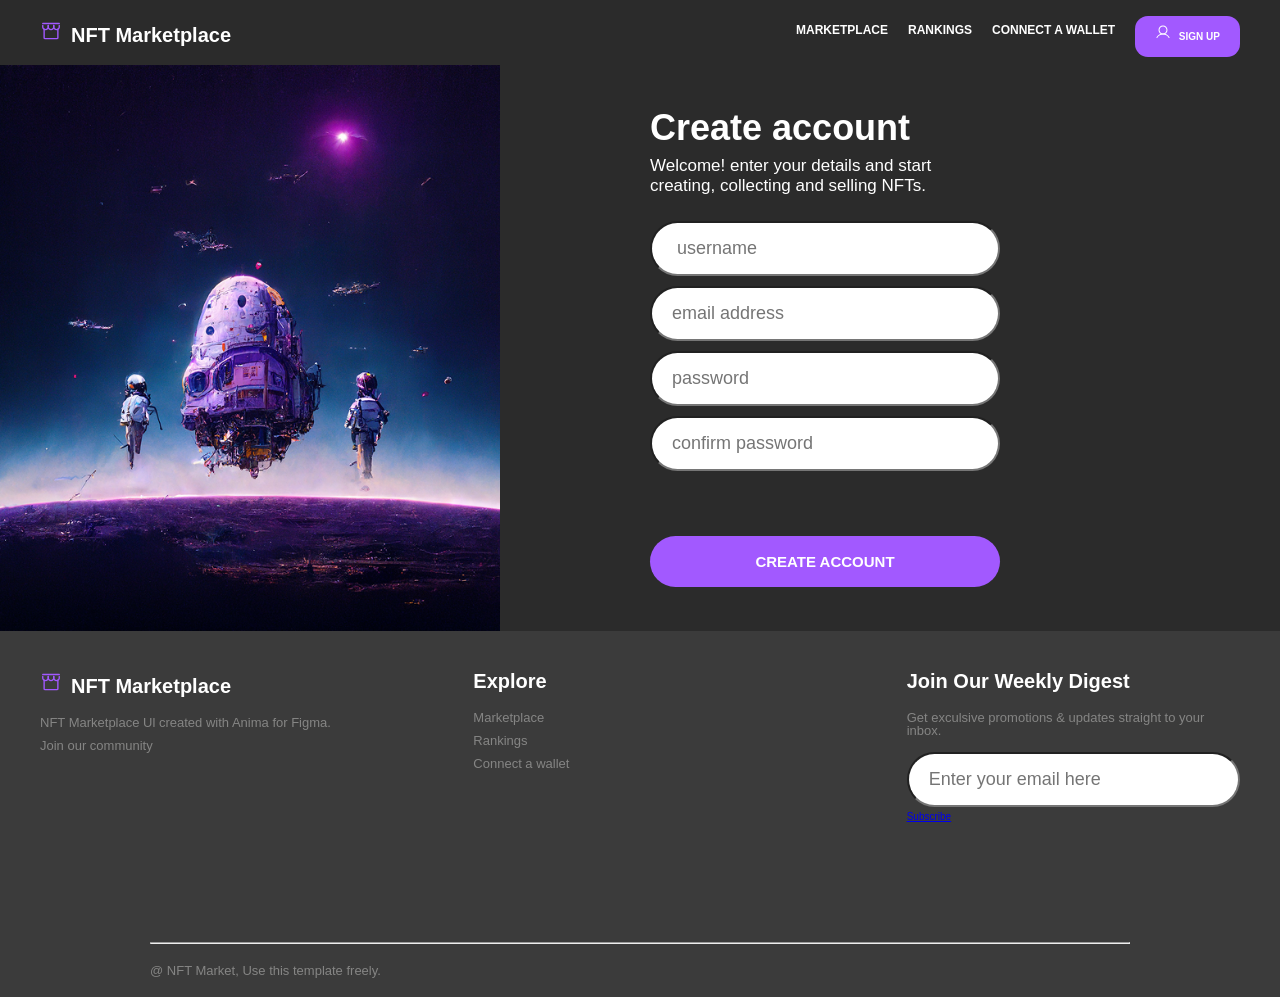
<file: blog1.html>
<!doctype html>
<html lang="en">
  <head>
    <meta charset="UTF-8" />
    <meta name="viewport" content="width=device-width, initial-scale=1.0" />
    <title>My Blog</title>
  </head>
  <link rel="stylesheet" href="style1.css" />
  <body>
    <header class="header">
      <h1>
        <img src="asset/Storefront.svg" alt="" class="icons" />NFT Marketplace
      </h1>

      <nav class="main-nav">
        <ul class="main-nav-list">
          <li><a class="main-nav-link" href="blog4.html">Marketplace</a></li>
          <li><a class="main-nav-link" href="blog3.html">Rankings</a></li>
          <li>
            <a class="main-nav-link" href="blog2.html">Connect a wallet</a>
          </li>
          <li>
            <a class="main-nav-links" href="blog1.html"
              ><img src="asset/User.svg" alt="" class="icon" /> Sign Up</a
            >
          </li>
        </ul>

        <div class="menu">
          <svg
            viewBox="0 0 24 24"
            fill="#fff"
            xmlns="http://www.w3.org/2000/svg"
          >
            <g id="SVGRepo_bgCarrier" stroke-width="0"></g>
            <g
              id="SVGRepo_tracerCarrier"
              stroke-linecap="round"
              stroke-linejoin="round"
            ></g>
            <g id="SVGRepo_iconCarrier">
              <path
                d="M4 6H20M4 12H20M4 18H20"
                stroke="#fff"
                stroke-width="2"
                stroke-linecap="round"
                stroke-linejoin="round"
              ></path>
            </g>
          </svg>
        </div>
      </nav>
    </header>

    <section class="about">
      <figure>
        <img src="asset/12.png" alt="About Us" class="about-img" />
      </figure>
      <div class="container">
        <h2>Create account</h2>
        <p>
          Welcome! enter your details and start creating, collecting and selling
          NFTs.
        </p>

        <form class="cta-form" action="#">
          <div class="cta-action">
            <input id="name" type="name" placeholder=" username" required="" />

            <input
              id="email"
              type="email"
              placeholder="email address"
              required=""
            />

            <input
              id="password"
              type="password"
              placeholder="password"
              required=""
            />

            <input
              id="password"
              type="password"
              placeholder="confirm password"
              required=""
            />
          </div>
        </form>
        <a href="#" class="cta-buttons">Create account</a>
      </div>
    </section>

    <footer>
      <div class="footer-content">
        <div class="footer-text">
          <h1>
            <img src="asset/Storefront.svg" alt="" class="icons" />NFT
            Marketplace
          </h1>
          <p>NFT Marketplace Ul created with Anima for Figma.</p>
          <p>Join our community</p>
        </div>

        <div class="footer-text">
          <h1>Explore</h1>
          <p>Marketplace</p>
          <p>Rankings</p>
          <p>Connect a wallet</p>
        </div>

        <div class="footer-text">
          <h1>Join Our Weekly Digest</h1>
          <p>Get exculsive promotions & updates straight to your inbox.</p>
          <form class="cta-form" action="#">
            <div class="cta-action">
              <input
                id="email"
                type="email"
                placeholder="Enter your email here"
                required=""
              />
              <a href="#" class="cta-button">Subscribe</a>
            </div>
          </form>
        </div>
      </div>

      <div class="footer-ends">
        <hr />
        <p>@ NFT Market, Use this template freely.</p>
      </div>
    </footer>
    <script src="js/script.js"></script>
  </body>
</html>
</file>
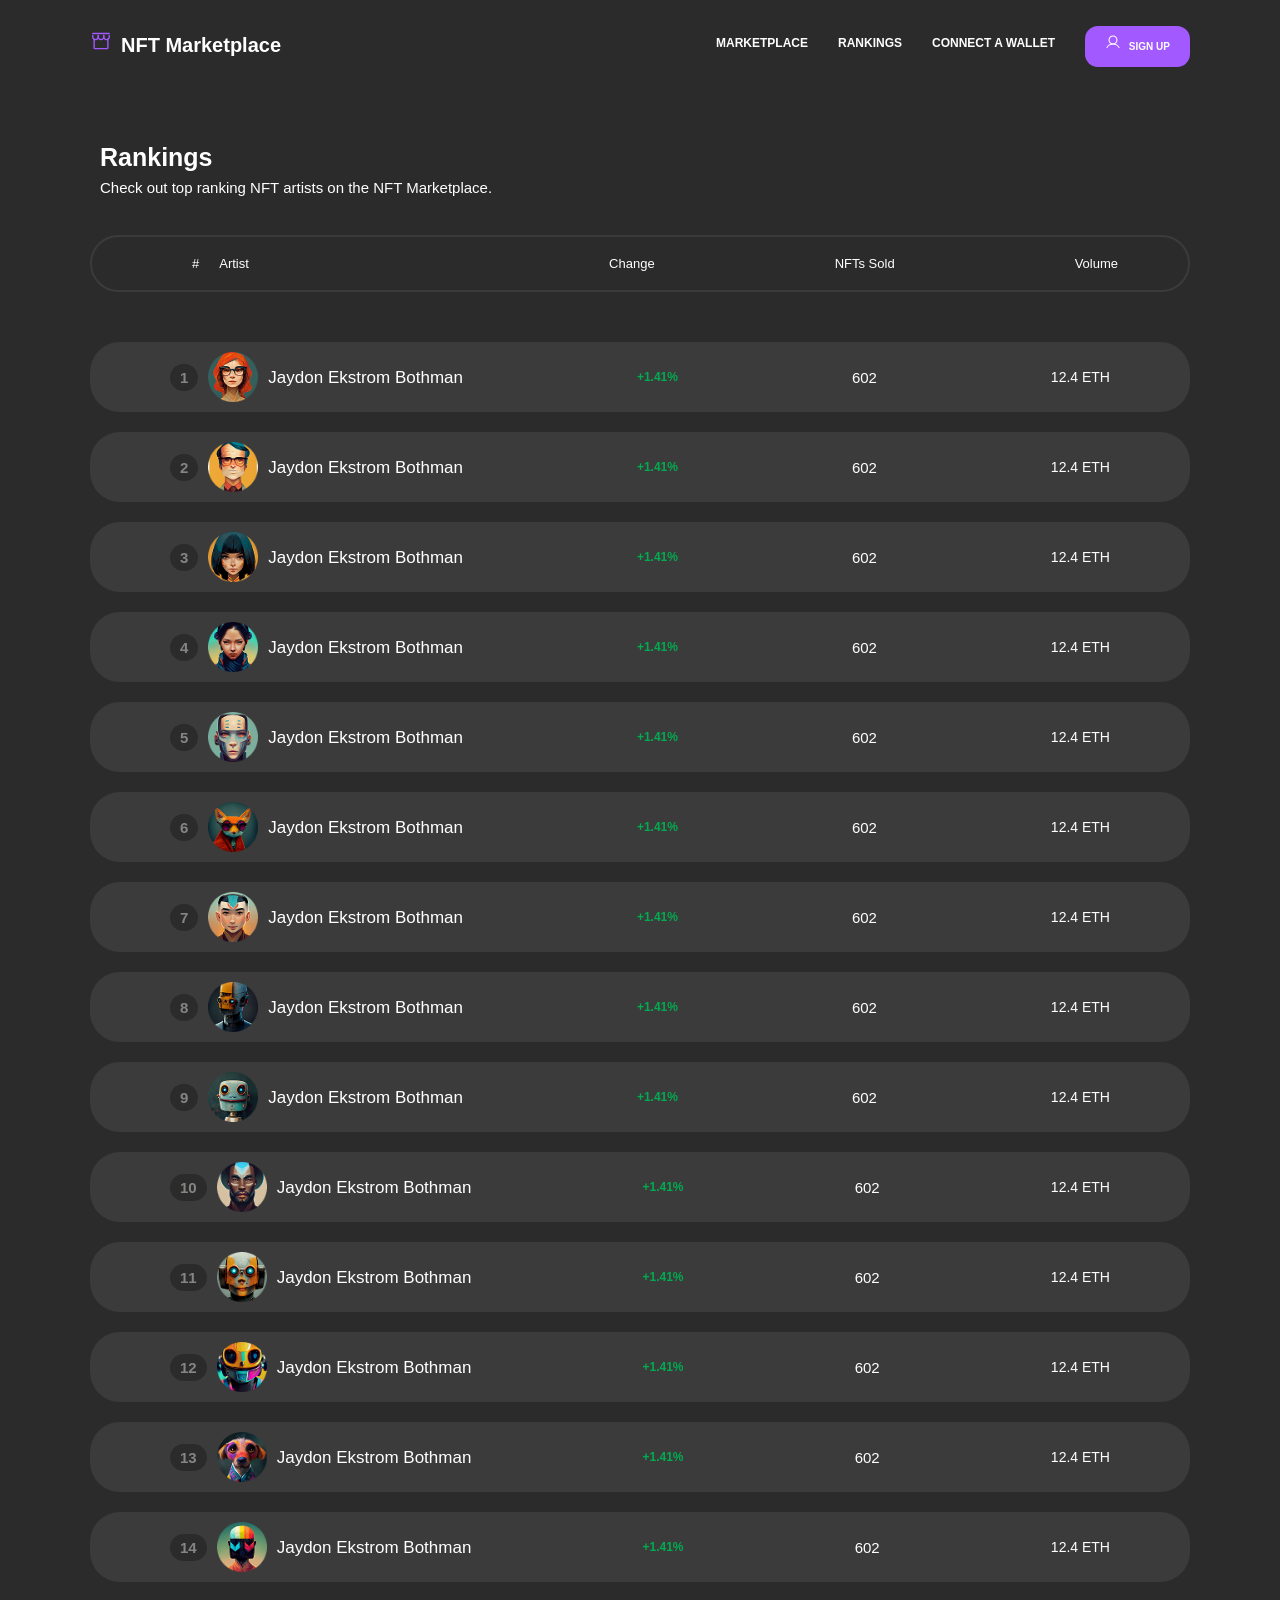
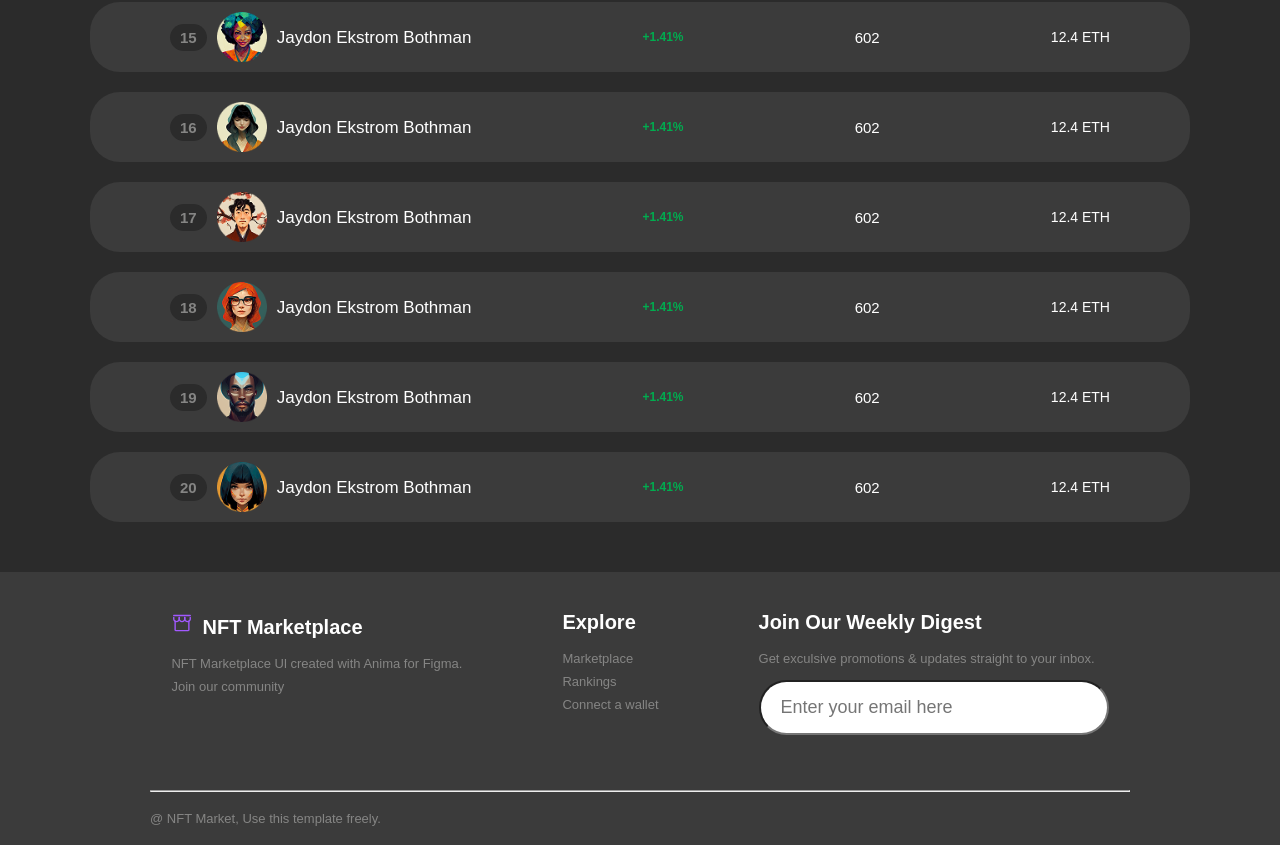
<file: blog3.html>
<!doctype html>
<html lang="en">
  <head>
    <meta charset="UTF-8" />
    <meta name="viewport" content="width=device-width, initial-scale=1.0" />
    <title>Blog 3</title>
  </head>
  <link rel="stylesheet" href="style3.css" />
  <link rel="preconnect" href="https://fonts.googleapis.com" />
  <link rel="preconnect" href="https://fonts.gstatic.com" crossorigin />
  <link
    href="https://fonts.googleapis.com/css2?family=GFS+Didot&family=Inter:ital,opsz,wght@0,14..32,100..900;1,14..32,100..900&family=Raleway:ital,wght@0,100..900;1,100..900&family=Space+Mono:ital,wght@0,400;0,700;1,400;1,700&display=swap"
    rel="stylesheet"
  />
  <body>
    <header class="header">
      <h1 class="head">
        <img src="asset/Storefront.svg" alt="" class="icons" />NFT Marketplace
      </h1>
      <nav id="hambuger" class="main-nav">
        <ul class="main-nav-list">
          <li><a class="main-nav-link" href="blog4.html">Marketplace</a></li>
          <li><a class="main-nav-link" href="blog3.html">Rankings</a></li>
          <li>
            <a class="main-nav-link" href="blog2.html">Connect a wallet</a>
          </li>
          <li>
            <a class="main-nav-links" href="blog1.html"
              ><img src="asset/User.svg" alt="" class="icon" /> Sign Up</a
            >
          </li>
        </ul>

        <div class="menu">
          <svg
            viewBox="0 0 24 24"
            fill="#fff"
            xmlns="http://www.w3.org/2000/svg"
          >
            <g id="SVGRepo_bgCarrier" stroke-width="0"></g>
            <g
              id="SVGRepo_tracerCarrier"
              stroke-linecap="round"
              stroke-linejoin="round"
            ></g>
            <g id="SVGRepo_iconCarrier">
              <path
                d="M4 6H20M4 12H20M4 18H20"
                stroke="#fff"
                stroke-width="2"
                stroke-linecap="round"
                stroke-linejoin="round"
              ></path>
            </g>
          </svg>
        </div>
      </nav>
    </header>

    <section class="ranking-container">
      <h1 class="ranking-title">Rankings</h1>
      <p class="ranking-description">
        Check out top ranking NFT artists on the NFT Marketplace.
      </p>

      <div class="ranking-header">
        <div class="ranking-header-content">
          <p>#</p>
          <p>Artist</p>
        </div>
        <div class="ranking-header-contents">
          <p>Change</p>
          <p>NFTs Sold</p>
          <p>Volume</p>
        </div>
      </div>

      <div class="ranking">
        <div class="ranking-content">
          <div class="ranking-collection">
            <p class="ranking-position">1</p>
            <img src="asset/a1.png" alt="" class="ranking-img" />
            <p class="ranking-name">Jaydon Ekstrom Bothman</p>
          </div>
          <p class="ranking-change">+1.41%</p>
          <p class="ranking-value">602</p>
          <p class="ranking-eth">12.4 ETH</p>
        </div>

        <div class="ranking-content">
          <div class="ranking-collection">
            <p class="ranking-position">2</p>
            <img src="asset/b2.png" alt="" class="ranking-img" />
            <p class="ranking-name">Jaydon Ekstrom Bothman</p>
          </div>
          <p class="ranking-change">+1.41%</p>
          <p class="ranking-value">602</p>
          <p class="ranking-eth">12.4 ETH</p>
        </div>

        <div class="ranking-content">
          <div class="ranking-collection">
            <p class="ranking-position">3</p>
            <img src="asset/c3.png" alt="" class="ranking-img" />
            <p class="ranking-name">Jaydon Ekstrom Bothman</p>
          </div>
          <p class="ranking-change">+1.41%</p>
          <p class="ranking-value">602</p>
          <p class="ranking-eth">12.4 ETH</p>
        </div>

        <div class="ranking-content">
          <div class="ranking-collection">
            <p class="ranking-position">4</p>
            <img src="asset/d4.png" alt="" class="ranking-img" />
            <p class="ranking-name">Jaydon Ekstrom Bothman</p>
          </div>
          <p class="ranking-change">+1.41%</p>
          <p class="ranking-value">602</p>
          <p class="ranking-eth">12.4 ETH</p>
        </div>
        <div class="ranking-content">
          <div class="ranking-collection">
            <p class="ranking-position">5</p>
            <img src="asset/e5.png" alt="" class="ranking-img" />
            <p class="ranking-name">Jaydon Ekstrom Bothman</p>
          </div>
          <p class="ranking-change">+1.41%</p>
          <p class="ranking-value">602</p>
          <p class="ranking-eth">12.4 ETH</p>
        </div>

        <div class="ranking-content">
          <div class="ranking-collection">
            <p class="ranking-position">6</p>
            <img src="asset/f6.png" alt="" class="ranking-img" />
            <p class="ranking-name">Jaydon Ekstrom Bothman</p>
          </div>
          <p class="ranking-change">+1.41%</p>
          <p class="ranking-value">602</p>
          <p class="ranking-eth">12.4 ETH</p>
        </div>
        <div class="ranking-content">
          <div class="ranking-collection">
            <p class="ranking-position">7</p>
            <img src="asset/g7.png" alt="" class="ranking-img" />
            <p class="ranking-name">Jaydon Ekstrom Bothman</p>
          </div>
          <p class="ranking-change">+1.41%</p>
          <p class="ranking-value">602</p>
          <p class="ranking-eth">12.4 ETH</p>
        </div>
        <div class="ranking-content">
          <div class="ranking-collection">
            <p class="ranking-position">8</p>
            <img src="asset/h8.png" alt="" class="ranking-img" />
            <p class="ranking-name">Jaydon Ekstrom Bothman</p>
          </div>
          <p class="ranking-change">+1.41%</p>
          <p class="ranking-value">602</p>
          <p class="ranking-eth">12.4 ETH</p>
        </div>
        <div class="ranking-content">
          <div class="ranking-collection">
            <p class="ranking-position">9</p>
            <img src="asset/i9.png" alt="" class="ranking-img" />
            <p class="ranking-name">Jaydon Ekstrom Bothman</p>
          </div>
          <p class="ranking-change">+1.41%</p>
          <p class="ranking-value">602</p>
          <p class="ranking-eth">12.4 ETH</p>
        </div>
        <div class="ranking-content">
          <div class="ranking-collection">
            <p class="ranking-position">10</p>
            <img src="asset/j10.png" alt="" class="ranking-img" />
            <p class="ranking-name">Jaydon Ekstrom Bothman</p>
          </div>
          <p class="ranking-change">+1.41%</p>
          <p class="ranking-value">602</p>
          <p class="ranking-eth">12.4 ETH</p>
        </div>
        <div class="ranking-content">
          <div class="ranking-collection">
            <p class="ranking-position">11</p>
            <img src="asset/k11.png" alt="" class="ranking-img" />
            <p class="ranking-name">Jaydon Ekstrom Bothman</p>
          </div>
          <p class="ranking-change">+1.41%</p>
          <p class="ranking-value">602</p>
          <p class="ranking-eth">12.4 ETH</p>
        </div>
        <div class="ranking-content">
          <div class="ranking-collection">
            <p class="ranking-position">12</p>
            <img src="asset/l12.png" alt="" class="ranking-img" />
            <p class="ranking-name">Jaydon Ekstrom Bothman</p>
          </div>
          <p class="ranking-change">+1.41%</p>
          <p class="ranking-value">602</p>
          <p class="ranking-eth">12.4 ETH</p>
        </div>
        <div class="ranking-content">
          <div class="ranking-collection">
            <p class="ranking-position">13</p>
            <img src="asset/m13.png" alt="" class="ranking-img" />
            <p class="ranking-name">Jaydon Ekstrom Bothman</p>
          </div>
          <p class="ranking-change">+1.41%</p>
          <p class="ranking-value">602</p>
          <p class="ranking-eth">12.4 ETH</p>
        </div>
        <div class="ranking-content">
          <div class="ranking-collection">
            <p class="ranking-position">14</p>
            <img src="asset/n14.png" alt="" class="ranking-img" />
            <p class="ranking-name">Jaydon Ekstrom Bothman</p>
          </div>
          <p class="ranking-change">+1.41%</p>
          <p class="ranking-value">602</p>
          <p class="ranking-eth">12.4 ETH</p>
        </div>
        <div class="ranking-content">
          <div class="ranking-collection">
            <p class="ranking-position">15</p>
            <img src="asset/o15.png" alt="" class="ranking-img" />
            <p class="ranking-name">Jaydon Ekstrom Bothman</p>
          </div>
          <p class="ranking-change">+1.41%</p>
          <p class="ranking-value">602</p>
          <p class="ranking-eth">12.4 ETH</p>
        </div>

        <div class="ranking-content">
          <div class="ranking-collection">
            <p class="ranking-position">16</p>
            <img src="asset/p16.png" alt="" class="ranking-img" />
            <p class="ranking-name">Jaydon Ekstrom Bothman</p>
          </div>
          <p class="ranking-change">+1.41%</p>
          <p class="ranking-value">602</p>
          <p class="ranking-eth">12.4 ETH</p>
        </div>
        <div class="ranking-content">
          <div class="ranking-collection">
            <p class="ranking-position">17</p>
            <img src="asset/q17.png" alt="" class="ranking-img" />
            <p class="ranking-name">Jaydon Ekstrom Bothman</p>
          </div>
          <p class="ranking-change">+1.41%</p>
          <p class="ranking-value">602</p>
          <p class="ranking-eth">12.4 ETH</p>
        </div>
        <div class="ranking-content">
          <div class="ranking-collection">
            <p class="ranking-position">18</p>
            <img src="asset/a1.png" alt="" class="ranking-img" />
            <p class="ranking-name">Jaydon Ekstrom Bothman</p>
          </div>
          <p class="ranking-change">+1.41%</p>
          <p class="ranking-value">602</p>
          <p class="ranking-eth">12.4 ETH</p>
        </div>
        <div class="ranking-content">
          <div class="ranking-collection">
            <p class="ranking-position">19</p>
            <img src="asset/j10.png" alt="" class="ranking-img" />
            <p class="ranking-name">Jaydon Ekstrom Bothman</p>
          </div>
          <p class="ranking-change">+1.41%</p>
          <p class="ranking-value">602</p>
          <p class="ranking-eth">12.4 ETH</p>
        </div>
        <div class="ranking-content">
          <div class="ranking-collection">
            <p class="ranking-position">20</p>
            <img src="asset/c3.png" alt="" class="ranking-img" />
            <p class="ranking-name">Jaydon Ekstrom Bothman</p>
          </div>
          <p class="ranking-change">+1.41%</p>
          <p class="ranking-value">602</p>
          <p class="ranking-eth">12.4 ETH</p>
        </div>
      </div>
    </section>

    <footer>
      <div class="footer-content">
        <div class="footer-text">
          <h1>
            <img src="asset/Storefront.svg" alt="" class="icons" />NFT
            Marketplace
          </h1>
          <p>NFT Marketplace Ul created with Anima for Figma.</p>
          <p>Join our community</p>
        </div>

        <div class="footer-text">
          <h1>Explore</h1>
          <p>Marketplace</p>
          <p>Rankings</p>
          <p>Connect a wallet</p>
        </div>

        <div class="footer-text">
          <h1>Join Our Weekly Digest</h1>
          <p>Get exculsive promotions & updates straight to your inbox.</p>
          <form class="cta-forms" action="#">
            <div class="cta-action">
              <input
                id="email"
                type="email"
                placeholder="Enter your email here"
                required=""
              />
            </div>
          </form>
        </div>
      </div>

      <div class="footer-ends">
        <hr />
        <p>@ NFT Market, Use this template freely.</p>
      </div>
    </footer>
  </body>
  <script src="js/script.js"></script>
</html>
</file>
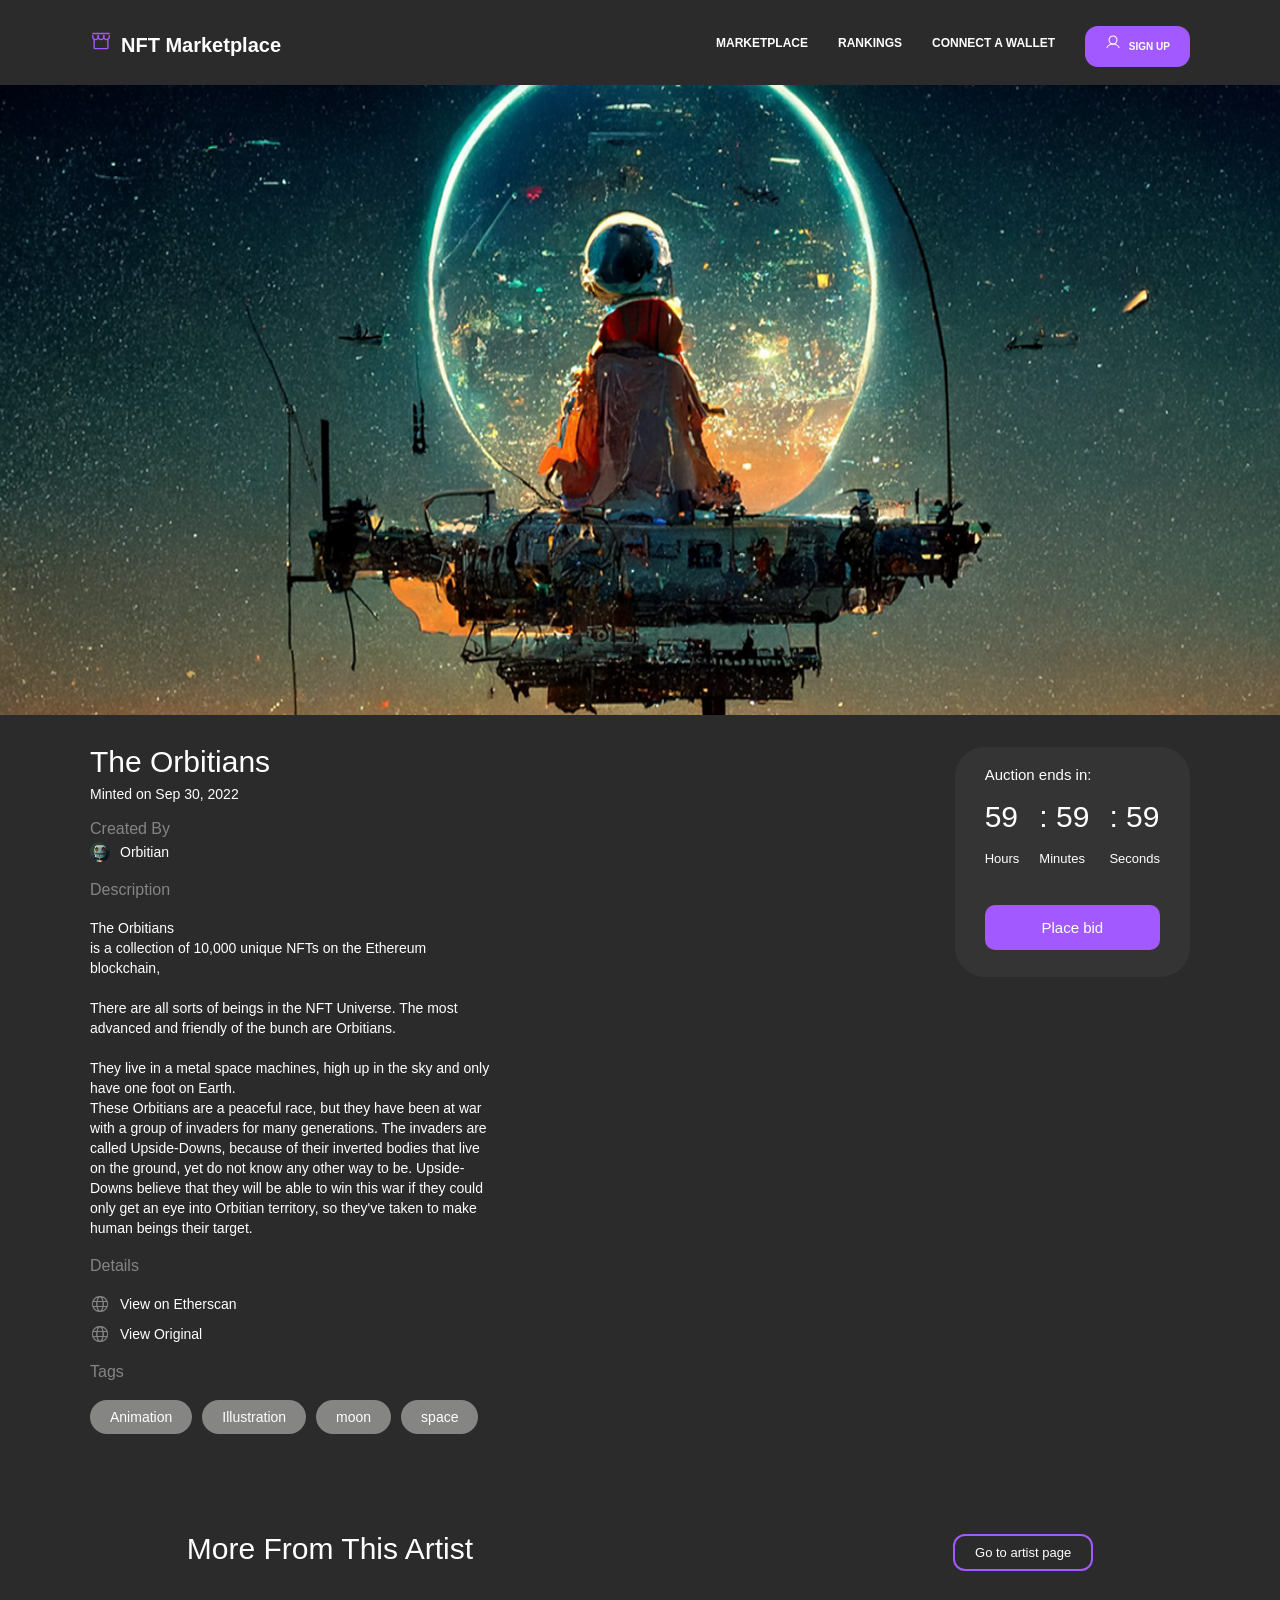
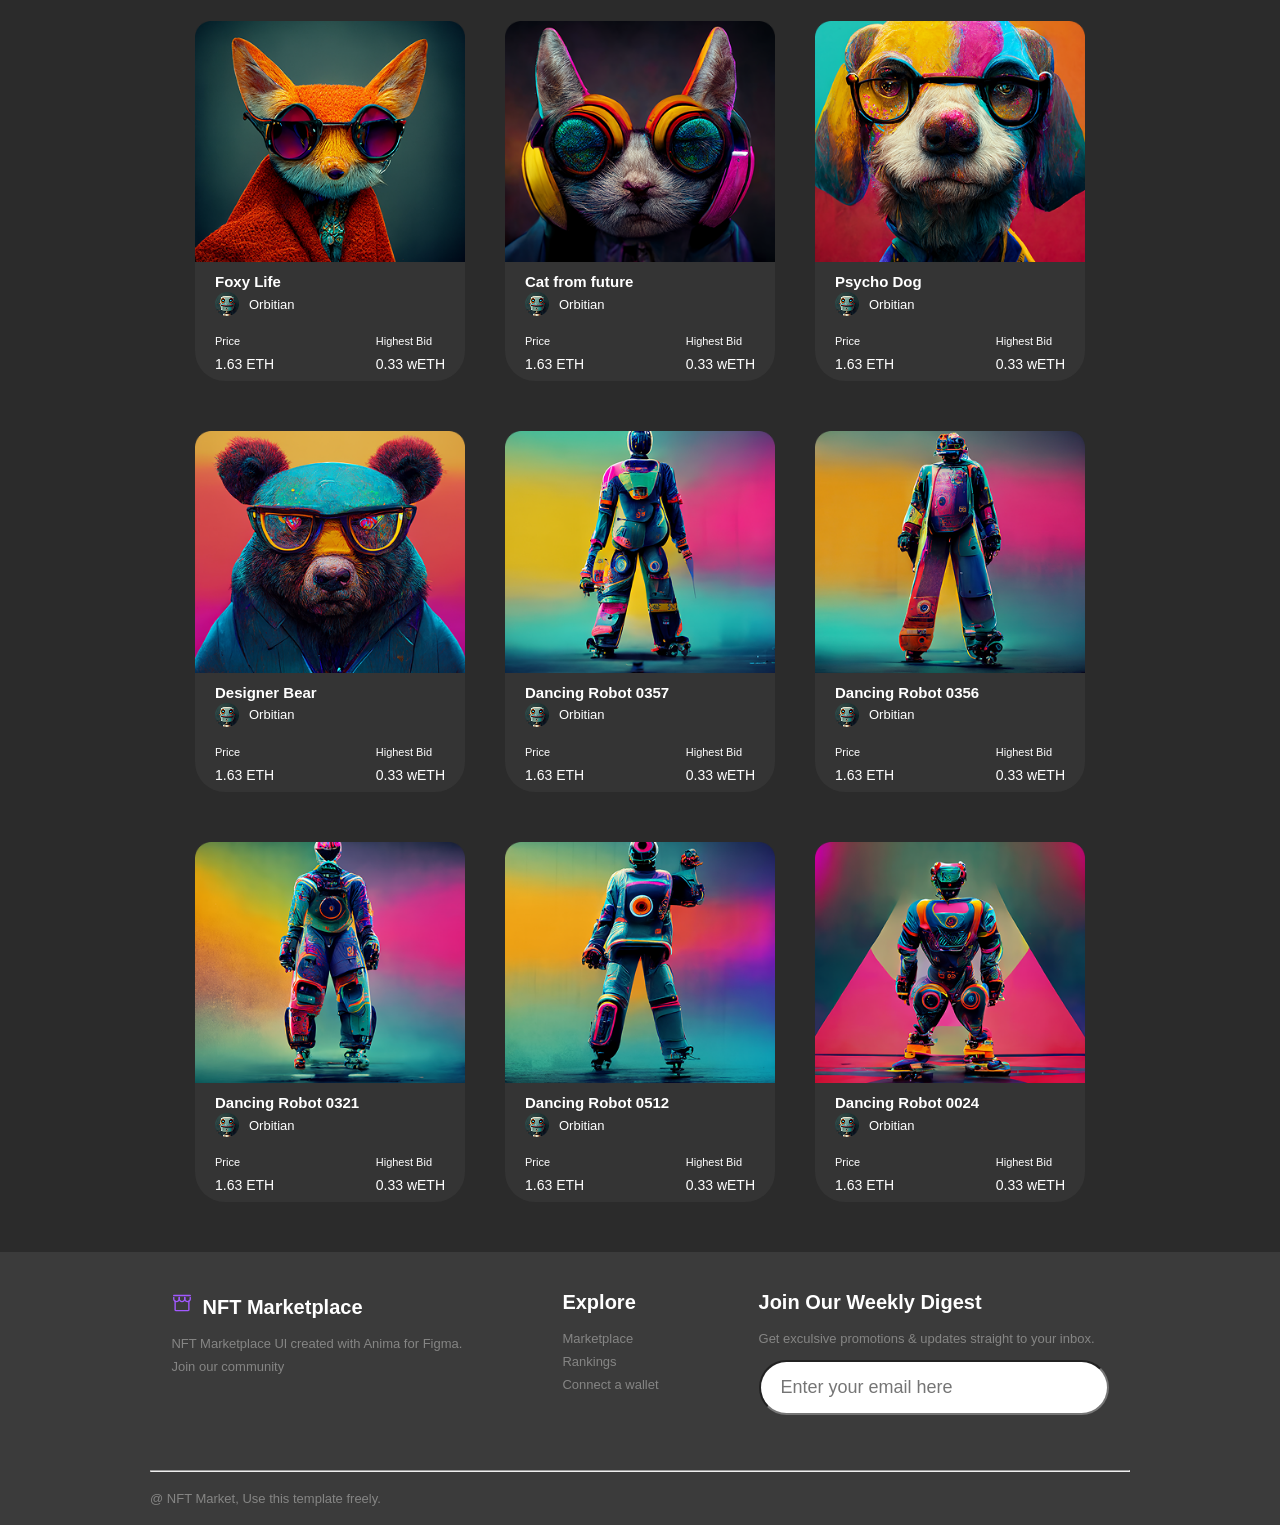
<file: blog4.html>
<!doctype html>
<html lang="en">
  <head>
    <meta charset="UTF-8" />
    <meta name="viewport" content="width=device-width, initial-scale=1.0" />
    <title>Blog 3</title>
  </head>
  <link rel="stylesheet" href="style4.css" />
  <link rel="preconnect" href="https://fonts.googleapis.com" />
  <link rel="preconnect" href="https://fonts.gstatic.com" crossorigin />
  <link
    href="https://fonts.googleapis.com/css2?family=GFS+Didot&family=Inter:ital,opsz,wght@0,14..32,100..900;1,14..32,100..900&family=Raleway:ital,wght@0,100..900;1,100..900&family=Space+Mono:ital,wght@0,400;0,700;1,400;1,700&display=swap"
    rel="stylesheet"
  />
  <body>
    <header class="header">
      <h1>
        <img src="asset/Storefront.svg" alt="" class="icons" />NFT Marketplace
      </h1>

      <nav class="main-nav">
        <ul class="main-nav-list">
          <li><a class="main-nav-link" href="blog4.html">Marketplace</a></li>
          <li><a class="main-nav-link" href="blog3.html">Rankings</a></li>
          <li>
            <a class="main-nav-link" href="blog2.html">Connect a wallet</a>
          </li>
          <li>
            <a class="main-nav-links" href="blog1.html"
              ><img src="asset/User.svg" alt="" class="icon" /> Sign Up</a
            >
          </li>
        </ul>

        <div class="menu">
          <svg
            viewBox="0 0 24 24"
            fill="#fff"
            xmlns="http://www.w3.org/2000/svg"
          >
            <g id="SVGRepo_bgCarrier" stroke-width="0"></g>
            <g
              id="SVGRepo_tracerCarrier"
              stroke-linecap="round"
              stroke-linejoin="round"
            ></g>
            <g id="SVGRepo_iconCarrier">
              <path
                d="M4 6H20M4 12H20M4 18H20"
                stroke="#fff"
                stroke-width="2"
                stroke-linecap="round"
                stroke-linejoin="round"
              ></path>
            </g>
          </svg>
        </div>
      </nav>
    </header>

    <section class="about">
      <figure>
        <img src="asset/1234.png" alt="About Us" class="about-img" />
      </figure>

      <div class="about-contents">
        <div class="about-content">
          <div class="c2">
            <h1>The Orbitians</h1>
            <p>Minted on Sep 30, 2022</p>
          </div>

          <div class="about-header">
            <h2 class="headings">Created By</h2>
            <p><img src="asset/12345.png" alt="" class="cr" />Orbitian</p>
          </div>

          <h2 class="heading">Description</h2>

          <p class="about-text">
            The Orbitians <br />is a collection of 10,000 unique NFTs on the
            Ethereum blockchain,
          </p>

          <p class="about-text">
            There are all sorts of beings in the NFT Universe. The most advanced
            and friendly of the bunch are Orbitians.
          </p>

          <p class="about-text">
            They live in a metal space machines, high up in the sky and only
            have one foot on Earth. <br />These Orbitians are a peaceful race,
            but they have been at war with a group of invaders for many
            generations. The invaders are called Upside-Downs, because of their
            inverted bodies that live on the ground, yet do not know any other
            way to be. Upside-Downs believe that they will be able to win this
            war if they could only get an eye into Orbitian territory, so
            they've taken to make human beings their target.
          </p>

          <div class="about-info">
            <h2 class="heading">Details</h2>
            <p>
              <img src="asset/Globe.png" class="about-globe" />View on Etherscan
            </p>
            <p>
              <img src="asset/Globe.png" class="about-globe" />View Original
            </p>
          </div>

          <div class="about-info">
            <h2 class="heading">Tags</h2>
            <div class="about-tags">
              <a href="#" class="about-btn">Animation</a>
              <a href="#" class="about-btn">Illustration</a>
              <a href="#" class="about-btn">moon</a>
              <a href="#" class="about-btn">space</a>
            </div>
          </div>
        </div>

        <div class="inform-text">
          <p>Auction ends in:</p>
          <div class="inform-header">
            <div class="inform-image-container">
              <h1>59</h1>
              <p>Hours</p>
            </div>

            <div class="inform-image-container">
              <h1>: 59</h1>
              <p>Minutes</p>
            </div>

            <div class="inform-image-container">
              <h1>: 59</h1>
              <p>Seconds</p>
            </div>
          </div>
          <a href="#" class="inform-btn">Place bid</a>
        </div>
      </div>
    </section>

    <section class="top-rank">
      <div class="top-rank-container">
        <h1>More From This Artist</h1>
        <a href="blog5.html">Go to artist page</a>
      </div>

      <div class="tops-rank-container">
        <div class="top-rank-content">
          <img src="asset/12a.png" alt="" class="top-rank-img" />
          <div class="top-ranked-content">
            <h2>Foxy Life</h2>
            <p><img src="asset/12345.png" alt="" class="cr" />Orbitian</p>
          </div>
          <div class="c4">
            <div class="rank-content">
              <p>Price</p>
              <h2>1.63 ETH</h2>
            </div>
            <div class="rank-content">
              <p>Highest Bid</p>
              <h2>0.33 wETH</h2>
            </div>
          </div>
        </div>

        <div class="top-rank-content">
          <img src="asset/35.png" alt="" class="top-rank-img" />
          <div class="top-ranked-content">
            <h2>Cat from future</h2>
            <p><img src="asset/12345.png" alt="" class="cr" />Orbitian</p>
          </div>
          <div class="c4">
            <div class="rank-content">
              <p>Price</p>
              <h2>1.63 ETH</h2>
            </div>
            <div class="rank-content">
              <p>Highest Bid</p>
              <h2>0.33 wETH</h2>
            </div>
          </div>
        </div>

        <div class="top-rank-content">
          <img src="asset/36.png" alt="" class="top-rank-img" />
          <div class="top-ranked-content">
            <h2>Psycho Dog</h2>
            <p><img src="asset/12345.png" alt="" class="cr" />Orbitian</p>
          </div>
          <div class="c4">
            <div class="rank-content">
              <p>Price</p>
              <h2>1.63 ETH</h2>
            </div>
            <div class="rank-content">
              <p>Highest Bid</p>
              <h2>0.33 wETH</h2>
            </div>
          </div>
        </div>
      </div>

      <div class="tops-rank-container">
        <div class="top-rank-content">
          <img src="asset/37.png" alt="" class="top-rank-img" />
          <div class="top-ranked-content">
            <h2>Designer Bear</h2>
            <p><img src="asset/12345.png" alt="" class="cr" />Orbitian</p>
          </div>
          <div class="c4">
            <div class="rank-content">
              <p>Price</p>
              <h2>1.63 ETH</h2>
            </div>
            <div class="rank-content">
              <p>Highest Bid</p>
              <h2>0.33 wETH</h2>
            </div>
          </div>
        </div>

        <div class="top-rank-content">
          <img src="asset/38.png" alt="" class="top-rank-img" />
          <div class="top-ranked-content">
            <h2>Dancing Robot 0357</h2>
            <p><img src="asset/12345.png" alt="" class="cr" />Orbitian</p>
          </div>
          <div class="c4">
            <div class="rank-content">
              <p>Price</p>
              <h2>1.63 ETH</h2>
            </div>
            <div class="rank-content">
              <p>Highest Bid</p>
              <h2>0.33 wETH</h2>
            </div>
          </div>
        </div>

        <div class="top-rank-content">
          <img src="asset/39.png" alt="" class="top-rank-img" />
          <div class="top-ranked-content">
            <h2>Dancing Robot 0356</h2>
            <p><img src="asset/12345.png" alt="" class="cr" />Orbitian</p>
          </div>
          <div class="c4">
            <div class="rank-content">
              <p>Price</p>
              <h2>1.63 ETH</h2>
            </div>
            <div class="rank-content">
              <p>Highest Bid</p>
              <h2>0.33 wETH</h2>
            </div>
          </div>
        </div>
      </div>

      <div class="tops-rank-container">
        <div class="top-rank-content">
          <img src="asset/40.png" alt="" class="top-rank-img" />
          <div class="top-ranked-content">
            <h2>Dancing Robot 0321</h2>
            <p><img src="asset/12345.png" alt="" class="cr" />Orbitian</p>
          </div>
          <div class="c4">
            <div class="rank-content">
              <p>Price</p>
              <h2>1.63 ETH</h2>
            </div>
            <div class="rank-content">
              <p>Highest Bid</p>
              <h2>0.33 wETH</h2>
            </div>
          </div>
        </div>

        <div class="top-rank-content">
          <img src="asset/41.png" alt="" class="top-rank-img" />
          <div class="top-ranked-content">
            <h2>Dancing Robot 0512</h2>
            <p><img src="asset/12345.png" alt="" class="cr" />Orbitian</p>
          </div>
          <div class="c4">
            <div class="rank-content">
              <p>Price</p>
              <h2>1.63 ETH</h2>
            </div>
            <div class="rank-content">
              <p>Highest Bid</p>
              <h2>0.33 wETH</h2>
            </div>
          </div>
        </div>

        <div class="top-rank-content">
          <img src="asset/42.png" alt="" class="top-rank-img" />
          <div class="top-ranked-content">
            <h2>Dancing Robot 0024</h2>
            <p><img src="asset/12345.png" alt="" class="cr" />Orbitian</p>
          </div>
          <div class="c4">
            <div class="rank-content">
              <p>Price</p>
              <h2>1.63 ETH</h2>
            </div>
            <div class="rank-content">
              <p>Highest Bid</p>
              <h2>0.33 wETH</h2>
            </div>
          </div>
        </div>
      </div>
    </section>

    <footer>
      <div class="footer-content">
        <div class="footer-text">
          <h1>
            <img src="asset/Storefront.svg" alt="" class="icons" />NFT
            Marketplace
          </h1>
          <p>NFT Marketplace Ul created with Anima for Figma.</p>
          <p>Join our community</p>
        </div>

        <div class="footer-text">
          <h1>Explore</h1>
          <p>Marketplace</p>
          <p>Rankings</p>
          <p>Connect a wallet</p>
        </div>

        <div class="footer-text">
          <h1>Join Our Weekly Digest</h1>
          <p>Get exculsive promotions & updates straight to your inbox.</p>
          <form class="cta-forms" action="#">
            <div class="cta-action">
              <input
                id="email"
                type="email"
                placeholder="Enter your email here"
                required=""
              />
            </div>
          </form>
        </div>
      </div>

      <div class="footer-ends">
        <hr />
        <p>@ NFT Market, Use this template freely.</p>
      </div>
    </footer>
  </body>
  <script src="js/script.js"></script>
</html>
</file>
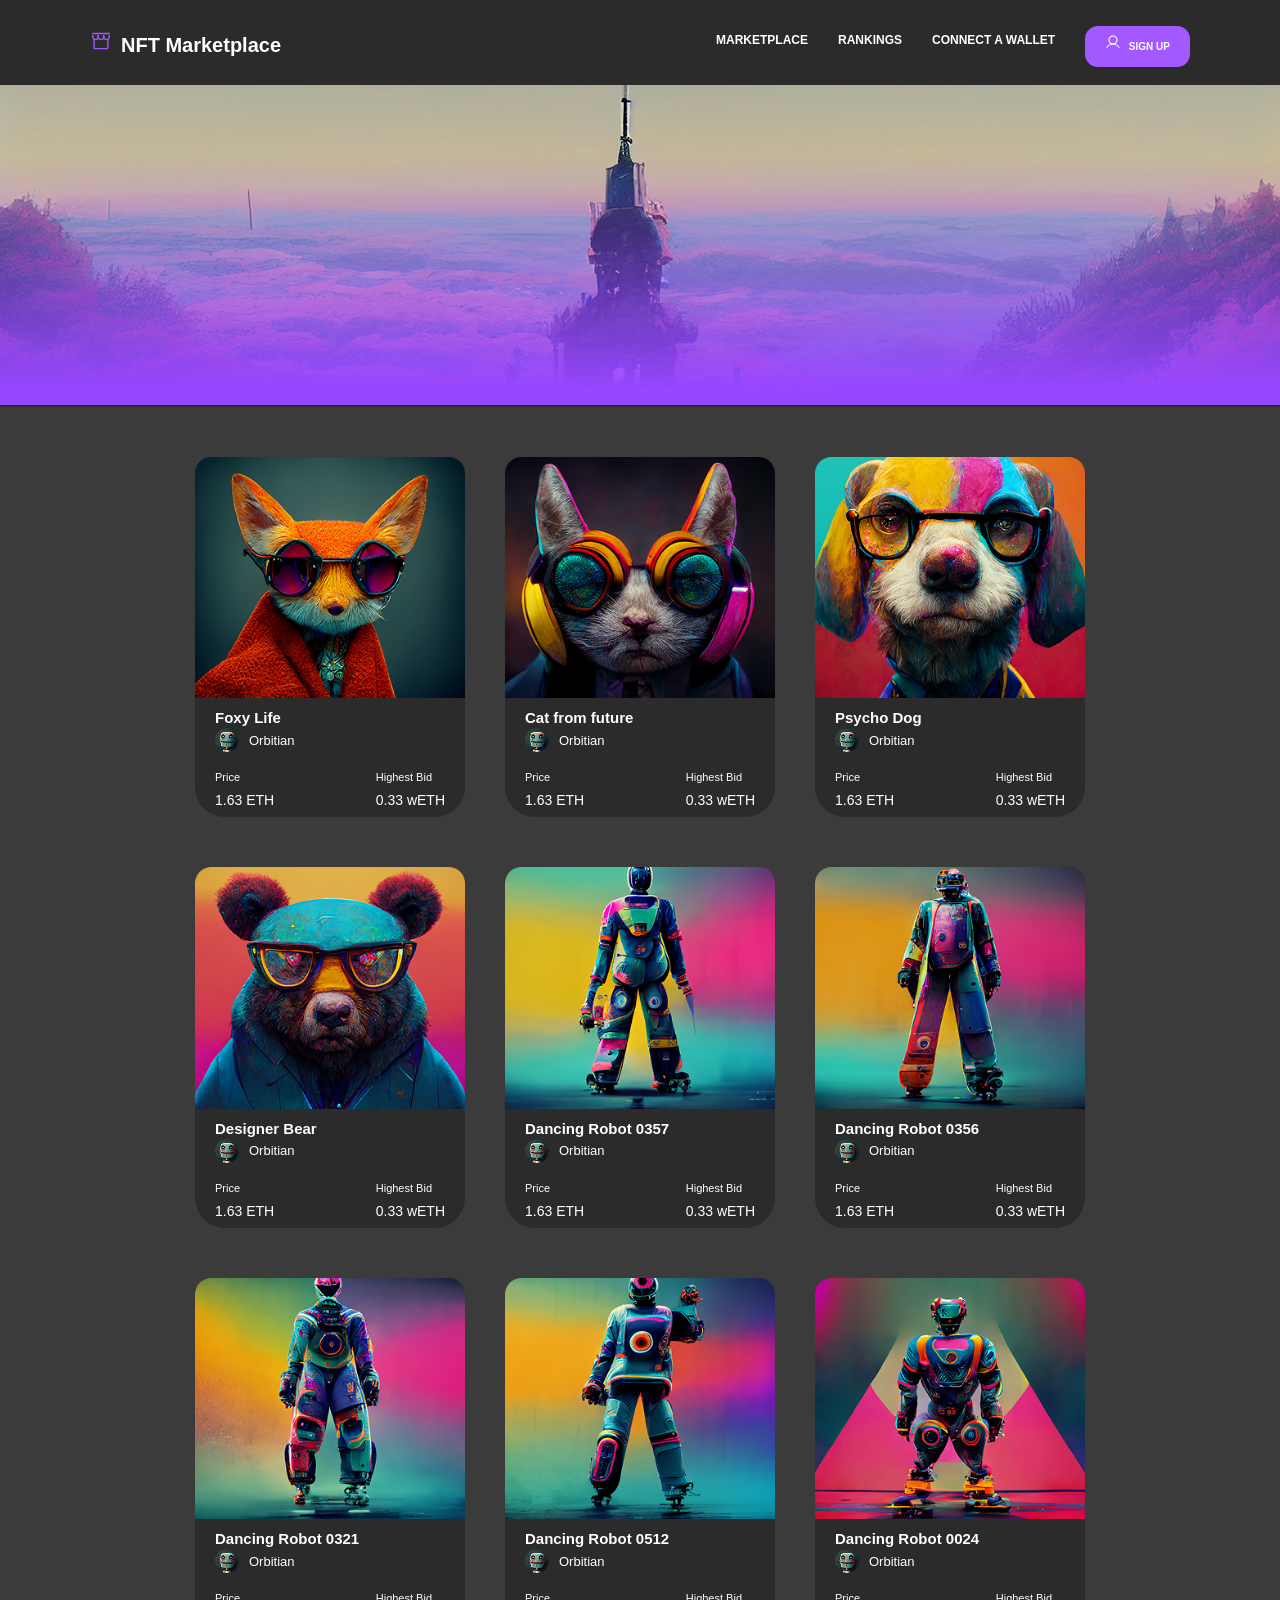
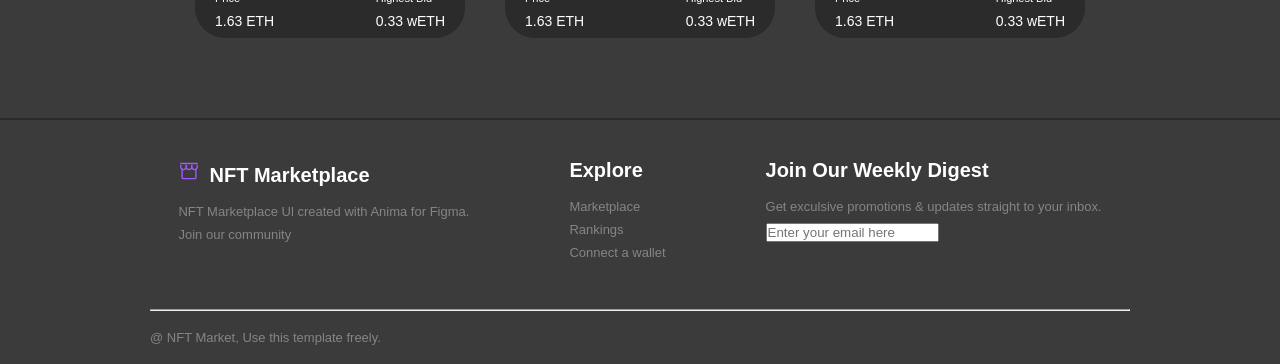
<file: blog5.html>
<!doctype html>
<html lang="en">
  <head>
    <meta charset="UTF-8" />
    <meta name="viewport" content="width=device-width, initial-scale=1.0" />
    <title>Blog 3</title>
  </head>
  <link rel="stylesheet" href="style5.css" />
  <link rel="preconnect" href="https://fonts.googleapis.com" />
  <link rel="preconnect" href="https://fonts.gstatic.com" crossorigin />
  <link
    href="https://fonts.googleapis.com/css2?family=GFS+Didot&family=Inter:ital,opsz,wght@0,14..32,100..900;1,14..32,100..900&family=Raleway:ital,wght@0,100..900;1,100..900&family=Space+Mono:ital,wght@0,400;0,700;1,400;1,700&display=swap"
    rel="stylesheet"
  />
  <body>
    <header class="header">
      <h1>
        <img src="asset/Storefront.svg" alt="" class="icons" />NFT Marketplace
      </h1>

      <nav class="main-nav">
        <ul class="main-nav-list">
          <li><a class="main-nav-link" href="blog4.html">Marketplace</a></li>
          <li><a class="main-nav-link" href="blog3.html">Rankings</a></li>
          <li>
            <a class="main-nav-link" href="blog2.html">Connect a wallet</a>
          </li>
          <li>
            <a class="main-nav-links" href="blog1.html"
              ><img src="asset/User.svg" alt="" class="icon" /> Sign Up</a
            >
          </li>
        </ul>

        <div class="menu">
          <svg
            viewBox="0 0 24 24"
            fill="#fff"
            xmlns="http://www.w3.org/2000/svg"
          >
            <g id="SVGRepo_bgCarrier" stroke-width="0"></g>
            <g
              id="SVGRepo_tracerCarrier"
              stroke-linecap="round"
              stroke-linejoin="round"
            ></g>
            <g id="SVGRepo_iconCarrier">
              <path
                d="M4 6H20M4 12H20M4 18H20"
                stroke="#fff"
                stroke-width="2"
                stroke-linecap="round"
                stroke-linejoin="round"
              ></path>
            </g>
          </svg>
        </div>
      </nav>
    </header>

    <section class="ca">
      <figure><img src="asset/qw.png" alt="" class="ca-img" /></figure>
    </section>

    <section class="top-rank">
      <div class="tops-rank-container">
        <div class="top-rank-content">
          <img src="asset/12a.png" alt="" class="top-rank-img" />
          <div class="top-ranked-content">
            <h2>Foxy Life</h2>
            <p><img src="asset/12345.png" alt="" class="cr" />Orbitian</p>
          </div>
          <div class="c4">
            <div class="rank-content">
              <p>Price</p>
              <h2>1.63 ETH</h2>
            </div>
            <div class="rank-content">
              <p>Highest Bid</p>
              <h2>0.33 wETH</h2>
            </div>
          </div>
        </div>

        <div class="top-rank-content">
          <img src="asset/35.png" alt="" class="top-rank-img" />
          <div class="top-ranked-content">
            <h2>Cat from future</h2>
            <p><img src="asset/12345.png" alt="" class="cr" />Orbitian</p>
          </div>
          <div class="c4">
            <div class="rank-content">
              <p>Price</p>
              <h2>1.63 ETH</h2>
            </div>
            <div class="rank-content">
              <p>Highest Bid</p>
              <h2>0.33 wETH</h2>
            </div>
          </div>
        </div>

        <div class="top-rank-content">
          <img src="asset/36.png" alt="" class="top-rank-img" />
          <div class="top-ranked-content">
            <h2>Psycho Dog</h2>
            <p><img src="asset/12345.png" alt="" class="cr" />Orbitian</p>
          </div>
          <div class="c4">
            <div class="rank-content">
              <p>Price</p>
              <h2>1.63 ETH</h2>
            </div>
            <div class="rank-content">
              <p>Highest Bid</p>
              <h2>0.33 wETH</h2>
            </div>
          </div>
        </div>
      </div>

      <div class="tops-rank-container">
        <div class="top-rank-content">
          <img src="asset/37.png" alt="" class="top-rank-img" />
          <div class="top-ranked-content">
            <h2>Designer Bear</h2>
            <p><img src="asset/12345.png" alt="" class="cr" />Orbitian</p>
          </div>
          <div class="c4">
            <div class="rank-content">
              <p>Price</p>
              <h2>1.63 ETH</h2>
            </div>
            <div class="rank-content">
              <p>Highest Bid</p>
              <h2>0.33 wETH</h2>
            </div>
          </div>
        </div>

        <div class="top-rank-content">
          <img src="asset/38.png" alt="" class="top-rank-img" />
          <div class="top-ranked-content">
            <h2>Dancing Robot 0357</h2>
            <p><img src="asset/12345.png" alt="" class="cr" />Orbitian</p>
          </div>
          <div class="c4">
            <div class="rank-content">
              <p>Price</p>
              <h2>1.63 ETH</h2>
            </div>
            <div class="rank-content">
              <p>Highest Bid</p>
              <h2>0.33 wETH</h2>
            </div>
          </div>
        </div>

        <div class="top-rank-content">
          <img src="asset/39.png" alt="" class="top-rank-img" />
          <div class="top-ranked-content">
            <h2>Dancing Robot 0356</h2>
            <p><img src="asset/12345.png" alt="" class="cr" />Orbitian</p>
          </div>
          <div class="c4">
            <div class="rank-content">
              <p>Price</p>
              <h2>1.63 ETH</h2>
            </div>
            <div class="rank-content">
              <p>Highest Bid</p>
              <h2>0.33 wETH</h2>
            </div>
          </div>
        </div>
      </div>

      <div class="tops-rank-container">
        <div class="top-rank-content">
          <img src="asset/40.png" alt="" class="top-rank-img" />
          <div class="top-ranked-content">
            <h2>Dancing Robot 0321</h2>
            <p><img src="asset/12345.png" alt="" class="cr" />Orbitian</p>
          </div>
          <div class="c4">
            <div class="rank-content">
              <p>Price</p>
              <h2>1.63 ETH</h2>
            </div>
            <div class="rank-content">
              <p>Highest Bid</p>
              <h2>0.33 wETH</h2>
            </div>
          </div>
        </div>

        <div class="top-rank-content">
          <img src="asset/41.png" alt="" class="top-rank-img" />
          <div class="top-ranked-content">
            <h2>Dancing Robot 0512</h2>
            <p><img src="asset/12345.png" alt="" class="cr" />Orbitian</p>
          </div>
          <div class="c4">
            <div class="rank-content">
              <p>Price</p>
              <h2>1.63 ETH</h2>
            </div>
            <div class="rank-content">
              <p>Highest Bid</p>
              <h2>0.33 wETH</h2>
            </div>
          </div>
        </div>

        <div class="top-rank-content">
          <img src="asset/42.png" alt="" class="top-rank-img" />
          <div class="top-ranked-content">
            <h2>Dancing Robot 0024</h2>
            <p><img src="asset/12345.png" alt="" class="cr" />Orbitian</p>
          </div>
          <div class="c4">
            <div class="rank-content">
              <p>Price</p>
              <h2>1.63 ETH</h2>
            </div>
            <div class="rank-content">
              <p>Highest Bid</p>
              <h2>0.33 wETH</h2>
            </div>
          </div>
        </div>
      </div>
    </section>

    <footer>
      <div class="footer-content">
        <div class="footer-text">
          <h1>
            <img src="asset/Storefront.svg" alt="" class="icons" />NFT
            Marketplace
          </h1>
          <p>NFT Marketplace Ul created with Anima for Figma.</p>
          <p>Join our community</p>
        </div>

        <div class="footer-text">
          <h1>Explore</h1>
          <p>Marketplace</p>
          <p>Rankings</p>
          <p>Connect a wallet</p>
        </div>

        <div class="footer-text">
          <h1>Join Our Weekly Digest</h1>
          <p>Get exculsive promotions & updates straight to your inbox.</p>
          <form class="cta-forms" action="#">
            <div class="cta-action">
              <input
                id="email"
                type="email"
                placeholder="Enter your email here"
                required=""
              />
            </div>
          </form>
        </div>
      </div>

      <div class="footer-ends">
        <hr />
        <p>@ NFT Market, Use this template freely.</p>
      </div>
    </footer>
  </body>
</html>
</file>
<file: style1.css>
* {
  padding: 0;
  margin: 0;
  box-sizing: border-box;
}

html {
  /* font-size: 10px; */
  /* 10px / 16px = 0.625 = 62.5% */
  font-size: 62.5%;
}

body {
  line-height: 1;
  font-weight: 400;
  color: #fff;
  background-color: #2b2b2b;
  font-family: "Work Sans", sans-serif;
}

.header {
  padding: 3rem 9rem;
  display: flex;
  justify-content: space-between;
  align-items: center;
}

.main-nav-list {
  list-style: none;
  display: flex;
  gap: 3rem;
}

.main-nav-link {
  text-decoration: none;
  color: #fff;
  font-size: 1.2rem;
  text-transform: uppercase;
  font-weight: 700;
}

.main-nav-links {
  background-color: #a259ff;
  padding: 1.5rem 2rem;
  border-radius: 1.3rem;
  text-decoration: none;
  color: #fff;
  font-size: 1rem;
  text-transform: uppercase;
  font-weight: 700;
}

.icon {
  width: 1.6rem;
  margin-right: 0.5rem;
}

.icons {
  width: 2.2rem;
  margin-right: 0.9rem;
}

.menu {
  display: none;
}

.footer-content {
  justify-content: center;
  display: flex;
  gap: 10rem;
  background-color: #3b3b3b;
  padding: 2rem 0rem;
  padding-top: 4rem;
}

.footer-text h1 {
  font-size: 2rem;
  margin-bottom: 2rem;
}

.footer-text p {
  font-size: 1.3rem;
  margin-bottom: 1rem;
  color: #858584;
}

.footer-ends {
  justify-content: center;
  gap: 10rem;
  background-color: #3b3b3b;
  padding: 2rem 0rem;
}

.footer-ends hr {
  margin: 0rem 15rem;
  color: #858584;
}

.footer-ends p {
  padding-left: 15rem;
  font-size: 13px;
  margin-top: 2rem;
  color: #858584;
}

.about {
  display: flex;
  gap: 1rem;
  align-items: center;
}

.about img {
  width: 50rem;
}

.cta-form input,
.cta-form select {
  width: 100%;
  padding: 1rem;
  font-size: 1.8rem;
  border-radius: 12px;
  margin: 0.5rem 0rem;
  border-radius: 3rem;
  padding: 1.5rem 2rem;
}

.cta-forms input,
.cta-forms select {
  width: 100%;
  padding: 1rem;
  font-size: 1.8rem;
  border-radius: 12px;
  margin: 0.5rem 0rem;
  border-radius: 3rem;
  padding: 1.5rem 2rem;
}

.cta-form {
  width: 35rem;
  margin-bottom: 6rem;
}

.cta-forms {
  width: 35rem;
  margin-bottom: 1rem;
}

.container {
  padding: 0rem 9rem;
}

.container h2 {
  font-size: 3.6rem;
  margin-bottom: 1rem;
}

.container p {
  font-size: 1.7rem;
  font-weight: 300;
  line-height: 2rem;
  margin-bottom: 2rem;
  width: 60%;
}

.cta-buttons {
  background-color: #a259ff;
  padding: 1.5rem 110px;
  border-radius: 3rem;
  text-decoration: none;
  color: #fff;
  font-size: 1.5rem;
  text-transform: uppercase;
  font-weight: 700;
}

.about {
  display: flex;
  align-items: center;
  gap: 2rem;
}

.about figure {
  flex: 1;
}

.about-img {
  width: 100%;
  height: auto;
  display: block;
}

.container {
  flex: 1;
  padding: 0 5rem;
}

.header {
  padding: 2rem 4rem;
}

.main-nav-list {
  display: flex;
  gap: 2rem;
}

.menu svg {
  width: 3rem;
  height: 3rem;
}

.cta-form,
.cta-forms {
  width: 100%;
  max-width: 35rem;
}

.cta-form input,
.cta-forms input {
  width: 100%;
}

.cta-buttons {
  display: inline-block;
  width: 100%;
  max-width: 35rem;
  text-align: center;
  padding: 1.8rem;
}

.footer-content {
  display: flex;
  justify-content: center;
  gap: 8rem;
  flex-wrap: wrap;
  padding: 4rem;
}

.footer-text {
  flex: 1;
  min-width: 250px;
}

.about {
  display: flex;
  align-items: center;
}

.about figure,
.container {
  flex: 1;
}

.about-img {
  width: 100%;
  display: block;
}

.container {
  padding: 0 8rem;
}

.footer-content {
  display: flex;
  justify-content: center;
  gap: 10rem;
}

.menu {
  display: none;
}

@media (max-width: 1200px) {
  .header {
    padding: 2rem 4rem;
  }

  .container {
    padding: 0 4rem;
  }

  .container h2 {
    font-size: 4.8rem;
  }

  .footer-content {
    gap: 5rem;
    padding: 4rem;
  }

  .footer-ends hr {
    margin: 0 4rem;
  }

  .footer-ends p {
    padding-left: 4rem;
  }

  .menu {
    display: none;
  }
}

@media (max-width: 992px) {
  .header {
    padding: 2rem;
  }

  .main-nav-list {
    gap: 1.5rem;
  }

  .main-nav-link {
    font-size: 1rem;
  }

  .container {
    padding: 0 3rem;
  }

  .container h2 {
    font-size: 4rem;
  }

  .container p {
    width: 100%;
  }

  .about img {
    width: 100%;
  }

  .cta-form {
    width: 100%;
    max-width: 35rem;
  }
}

@media (max-width: 892px) {
  .header {
    position: relative;
  }

  .main-nav {
    position: relative;
  }

  .menu {
    display: block;
    width: 3rem;
    cursor: pointer;
  }

  .main-nav-list {
    display: none;
    position: absolute;
    top: 80px;
    right: 0;
    width: min(100%, 22rem);
    flex-direction: column;
    background-color: #2b2b2b;
    padding: 2rem;
    gap: 1.5rem;
    z-index: 999;
  }

  .main-nav-list.active {
    display: flex;
  }
}

@media (max-width: 768px) {
  .header {
    position: relative;
  }

  .about {
    flex-direction: column;
  }

  .about figure {
    width: 100%;
  }

  .about-img {
    width: 100%;
  }

  .container {
    width: 100%;
    padding: 4rem 3rem;
  }

  .menu {
    display: block;
    width: 3rem;
    cursor: pointer;
  }

  .main-nav-list {
    display: none;
    position: absolute;
    top: 80px;
    left: 0;
    width: 100%;
    flex-direction: column;
    background-color: #2b2b2b;
    padding: 2rem;
    gap: 1.5rem;
  }

  .main-nav-list.active {
    display: flex;
  }

  .footer-content {
    flex-direction: column;
    gap: 4rem;
    padding: 4rem 3rem;
  }

  .footer-text {
    width: 100%;
  }

  .footer-ends hr,
  .footer-ends p {
    margin: 0 3rem;
    padding-left: 0;
  }
}

@media (max-width: 576px) {
  html {
    font-size: 58%;
  }

  .header {
    padding: 1.5rem;
  }

  .header h1 {
    font-size: 2rem;
  }

  .container {
    padding: 3rem 2rem;
  }

  .container h2 {
    font-size: 3.8rem;
  }

  .container p {
    font-size: 1.6rem;
  }

  .cta-form,
  .cta-forms {
    width: 100%;
    max-width: 100%;
  }

  .cta-buttons {
    display: block;
    width: 100%;
    text-align: center;
    padding: 1.8rem;
  }
}

@media (max-width: 480px) {
  html {
    font-size: 56.25%;
  }

  .header h1 {
    font-size: 1.7rem;
  }

  .icons {
    width: 1.8rem;
  }

  .container {
    padding: 3rem 2rem;
  }

  .container h2 {
    font-size: 3.2rem;
    line-height: 1.2;
  }

  .cta-form input,
  .cta-forms input {
    font-size: 1.6rem;
    padding: 1.4rem 1.8rem;
  }

  .footer-content {
    padding: 3rem 2rem;
  }

  .footer-text h1 {
    font-size: 2rem;
  }
}

@media (max-width: 360px) {
  html {
    font-size: 50%;
  }

  .header {
    padding: 1rem;
  }

  .container {
    padding: 2rem 1.5rem;
  }

  .container h2 {
    font-size: 2.8rem;
  }

  .footer-content {
    padding: 2rem 1.5rem;
  }

  .cta-buttons {
    font-size: 1.4rem;
  }
}
</file>
<file: style3.css>
* {
  padding: 0;
  margin: 0;
  box-sizing: border-box;
}

html {
  /* font-size: 10px; */
  /* 10px / 16px = 0.625 = 62.5% */
  font-size: 62.5%;
}

body {
  line-height: 1;
  font-weight: 400;
  color: #fff;
  background-color: #2b2b2b;
  font-family: "Work Sans", sans-serif;
}

.header {
  padding: 3rem 9rem;
  display: flex;
  justify-content: space-between;
  align-items: center;
}

.main-nav-list {
  list-style: none;
  display: flex;
  gap: 3rem;
}

.main-nav-link {
  text-decoration: none;
  color: #fff;
  font-size: 1.2rem;
  text-transform: uppercase;
  font-weight: 700;
}

.main-nav-links {
  background-color: #a259ff;
  padding: 1.5rem 2rem;
  border-radius: 1.3rem;
  text-decoration: none;
  color: #fff;
  font-size: 1rem;
  text-transform: uppercase;
  font-weight: 700;
}

.icon {
  width: 1.6rem;
  margin-right: 0.5rem;
}

.icons {
  width: 2.2rem;
  margin-right: 0.9rem;
}

.menu {
  display: none;
}

.footer-content {
  justify-content: center;
  display: flex;
  gap: 10rem;
  background-color: #3b3b3b;
  padding: 2rem 0rem;
  padding-top: 4rem;
}

.footer-text h1 {
  font-size: 2rem;
  margin-bottom: 2rem;
}

.footer-text p {
  font-size: 1.3rem;
  margin-bottom: 1rem;
  color: #858584;
}

.footer-ends {
  justify-content: center;
  gap: 10rem;
  background-color: #3b3b3b;
  padding: 2rem 0rem;
}

.footer-ends hr {
  margin: 0rem 15rem;
  color: #858584;
}

.footer-ends p {
  padding-left: 15rem;
  font-size: 13px;
  margin-top: 2rem;
  color: #858584;
}

.cta-forms input,
.cta-forms select {
  width: 100%;
  padding: 1rem;
  font-size: 1.8rem;
  border-radius: 12px;
  margin: 0.5rem 0rem;
  border-radius: 3rem;
  padding: 1.5rem 2rem;
}

.cta-forms {
  width: 35rem;
  margin-bottom: 1rem;
}

.ranking {
  display: flex;
  flex-direction: column;
  padding: 3rem 9rem;
}

.ranking-img {
  width: 5rem;
}

.ranking-change {
  gap: 0.5rem;
  font-size: 1.2rem;
  font-weight: 600;
  color: #00ac4f;
}

.ranking-value {
  font-size: 1.5rem;
  font-weight: 300;
}

.ranking-eth {
  font-size: 1.4rem;
  font-weight: 300;
}

.ranking-content {
  justify-content: space-between;
  align-items: center;
  display: flex;
  flex-direction: row;
  padding: 1rem 8rem;
  border-radius: 3rem;
  text-align: center;
  background-color: #3b3b3b;
  margin-bottom: 2rem;
}

.ranking-collection {
  display: flex;
  align-items: center;
  gap: 1rem;
}

.ranking-name {
  font-size: 1.7rem;
  font-weight: 500;
}

.ranking-position {
  font-size: 1.5rem;
  font-weight: 600;
  background-color: #2b2b2b;
  border-radius: 3rem;
  padding: 0.6rem 1rem;
  color: #858584;
  align-items: center;
  display: flex;
  justify-content: center;
}

.ranking-title {
  font-size: 2.5rem;
  margin-bottom: 1rem;
  padding-left: 10rem;
  margin-top: 6rem;
}

.ranking-description {
  font-size: 1.5rem;
  margin-bottom: 4rem;
  padding-left: 10rem;
}

.ranking-header {
  display: flex;
  justify-content: space-between;
  align-items: center;
  padding: 0rem 9rem;
  border: 2px solid #3b3b3b;
  border-radius: 3rem;
  padding: 2rem 2rem;
  margin: 0rem 9rem 2rem;
}

.ranking-header-content {
  display: flex;
  gap: 2rem;
  align-items: center;
  padding-left: 8rem;
}

.ranking-header-contents {
  display: flex;
  gap: 18rem;
  padding-right: 5rem;
  align-items: center;
}

.ranking-header-contents p {
  font-size: 1.3rem;
}

.ranking-header-content p {
  font-size: 1.3rem;
}

@media (max-width: 1024px) {
  .header {
    padding: 3rem 4rem;
  }

  .ranking-title,
  .ranking-description {
    padding-left: 4rem;
  }

  .ranking {
    padding: 3rem 4rem;
  }

  .ranking-header {
    margin: 0 4rem 2rem;
  }

  .ranking-content {
    padding: 1.5rem 3rem;
  }

  .ranking-header-contents {
    gap: 8rem;
    padding-right: 2rem;
  }

  .footer-content {
    gap: 5rem;
    padding: 4rem;
  }
}

@media (max-width: 768px) {
  .main-nav-list {
    display: none;
  }

  .main-nav-link {
    font-size: 1.5rem;
  }

  .menu {
    display: block;
    width: 3rem;
    cursor: pointer;
  }

  .menu svg {
    width: 100%;
  }

  .header {
    padding: 2rem;
  }

  .ranking-title,
  .ranking-description {
    padding-left: 2rem;
    padding-right: 2rem;
  }

  .ranking-title {
    font-size: 4rem;
  }

  .ranking-description {
    line-height: 1.5;
  }

  .ranking {
    padding: 2rem;
  }

  .ranking-header {
    margin: 0 2rem 2rem;
    padding: 2rem;
  }

  .ranking-header-content {
    padding-left: 0;
  }

  .ranking-header-contents {
    gap: 5rem;
    padding-right: 0;
  }

  .ranking-content {
    padding: 1.5rem 2rem;
  }

  .ranking-name {
    font-size: 1.5rem;
  }

  .ranking-img {
    width: 4rem;
  }

  .footer-content {
    flex-direction: column;
    gap: 3rem;
    padding: 4rem 2rem;
  }

  .footer-ends hr {
    margin: 0 2rem;
  }

  .footer-ends p {
    padding-left: 2rem;
  }

  .cta-forms {
    width: 100%;
    max-width: 42rem;
  }
}

@media (max-width: 576px) {
  html {
    font-size: 56.25%;
  }

  .ranking-title {
    font-size: 3.6rem;
  }

  .ranking-description {
    font-size: 1.8rem;
  }

  .ranking-change,
  .ranking-value,
  .ranking-header-contents p:first-child,
  .ranking-header-contents p:nth-child(2) {
    display: none;
  }

  .ranking-header {
    margin: 0 2rem 2rem;
    justify-content: space-between;
  }

  .ranking-header-contents {
    gap: 0;
  }

  .ranking-content {
    padding: 1.5rem;
  }

  .ranking-collection {
    gap: 0.8rem;
  }

  .ranking-img {
    width: 3.5rem;
  }

  .ranking-position {
    font-size: 1.2rem;
    padding: 0.5rem 0.8rem;
  }

  .ranking-name {
    font-size: 1.4rem;
  }

  .ranking-eth {
    font-size: 1.2rem;
  }

  .footer-content {
    padding: 3rem 2rem;
  }

  .footer-text h1 {
    font-size: 1.8rem;
  }

  .cta-forms {
    width: 100%;
  }

  .cta-forms input {
    font-size: 1.6rem;
  }
}

/* Default */
.main-nav-list {
  display: flex;
  align-items: center;
  gap: 30px;
}

/* Mobile */
@media screen and (max-width: 480px) {
  .header {
    position: relative;
  }

  .menu {
    display: block;
    width: 30px;
    cursor: pointer;
  }

  .main-nav-list {
    position: absolute;
    top: 70px;
    left: 0;
    width: 100%;
    background: #3b3b3b;
    flex-direction: column;
    gap: 20px;
    padding: 30px 0;

    display: none;
    z-index: 999;
  }

  .main-nav-list.active {
    display: flex;
  }

  .main-nav-links {
    width: 80%;
    justify-content: center;
  }
}
</file>
<file: style4.css>
* {
  padding: 0;
  margin: 0;
  box-sizing: border-box;
}

html {
  /* font-size: 10px; */
  /* 10px / 16px = 0.625 = 62.5% */
  font-size: 62.5%;
}

body {
  line-height: 1;
  font-weight: 400;
  color: #fff;
  background-color: #2b2b2b;
  font-family: "Work Sans", sans-serif;
}

.header {
  padding: 3rem 9rem;
  display: flex;
  justify-content: space-between;
  align-items: center;
}

.head a {
  font-size: 1.8rem;
  font-weight: 400;
  color: #fff;
  text-decoration: none;
}

.main-nav-list {
  list-style: none;
  display: flex;
  gap: 3rem;
}

.main-nav-link {
  text-decoration: none;
  color: #fff;
  font-size: 1.2rem;
  text-transform: uppercase;
  font-weight: 700;
}

.main-nav-links {
  background-color: #a259ff;
  padding: 1.5rem 2rem;
  border-radius: 1.3rem;
  text-decoration: none;
  color: #fff;
  font-size: 1rem;
  text-transform: uppercase;
  font-weight: 700;
}

.icon {
  width: 1.6rem;
  margin-right: 0.5rem;
}

.icons {
  width: 2.2rem;
  margin-right: 0.9rem;
}

.menu {
  display: none;
}

.footer-content {
  justify-content: center;
  display: flex;
  gap: 10rem;
  background-color: #3b3b3b;
  padding: 2rem 0rem;
  padding-top: 4rem;
}

.footer-text h1 {
  font-size: 2rem;
  margin-bottom: 2rem;
}

.footer-text p {
  font-size: 1.3rem;
  margin-bottom: 1rem;
  color: #858584;
}

.footer-ends {
  justify-content: center;
  gap: 10rem;
  background-color: #3b3b3b;
  padding: 2rem 0rem;
}

.footer-ends hr {
  margin: 0rem 15rem;
  color: #858584;
}

.footer-ends p {
  padding-left: 15rem;
  font-size: 13px;
  margin-top: 2rem;
  color: #858584;
}

.cta-forms input,
.cta-forms select {
  width: 100%;
  padding: 1rem;
  font-size: 1.8rem;
  border-radius: 12px;
  margin: 0.5rem 0rem;
  border-radius: 3rem;
  padding: 1.5rem 2rem;
}

.cta-forms {
  width: 35rem;
  margin-bottom: 1rem;
}

.cta-forms button {
  background-color: #a259ff;
  color: #fff;
  font-size: 1.8rem;
  border-radius: 3rem;
  padding: 1.5rem 2rem;
  border: none;
  width: 100%;
}

.about .about-img {
  background-position: center;
  background-size: cover;
  width: 100%;
  height: 70vh;
}

.about .about-contents {
  display: flex;
  padding: 3rem 9rem;
  justify-content: space-between;
}

.about .about-content {
  width: 40rem;
}

.about .about-content .about-text {
  font-size: 1.4rem;
  font-weight: 300;
  line-height: 2rem;
  margin-bottom: 2rem;
}

.about .about-content .about-info .heading {
  font-size: 1.6rem;
  margin-bottom: 2rem;
  font-weight: 400;
  color: #858584;
}

.heading {
  font-size: 1.6rem;
  margin-bottom: 2rem;
  font-weight: 400;
  color: #858584;
}

.headings {
  font-size: 1.6rem;
  margin-bottom: 0.5rem;
  font-weight: 400;
  color: #858584;
}

.about .about-content .about-info p {
  font-size: 1.4rem;
  margin-bottom: 1rem;
  font-weight: 300;
  display: flex;
  align-items: center;
  gap: 1rem;
}

.about .about-content .about-info p .about-globe {
  width: 2rem;
}

.about .about-content .about-info {
  margin-top: 2rem;
  margin-bottom: 2rem;
}

.about-btn {
  background-color: #858584;
  list-style: none;
  text-decoration: none;
  color: #fff;
  font-size: 1.4rem;
  border-radius: 3rem;
  padding: 1rem 2rem;
  border: none;
}

.about-btn:hover {
  background-color: #a259ff;
}

.about-tags {
  display: flex;
  gap: 1rem;
  margin-top: 2rem;
}

.about-header {
  margin-bottom: 2rem;
  align-items: center;
  gap: 1rem;
}

.about-header h2 {
  font-size: 1.6rem;
  font-weight: 400;
  color: #858584;
}

.about-header p {
  font-size: 1.4rem;
  font-weight: 300;
  display: flex;
  align-items: center;
  gap: 1rem;
}

.about-header p .cr {
  width: 2rem;
}

.c2 {
  margin-bottom: 2rem;
}

.c2 p {
  font-size: 1.4rem;
  font-weight: 300;
  display: flex;
  align-items: center;
  gap: 1rem;
}

.c2 h1 {
  font-size: 3rem;
  font-weight: 300;
  margin-bottom: 1rem;
  font-size: 3rem;
}

.info .info-container .info-content {
  padding: 15rem 10rem;
}

.info .info-container .inform-content {
  display: flex;
  flex-direction: column;
  gap: 2rem;
  background-color: rgba(59, 59, 59, 0.6);
  border-radius: 3rem;
  padding: 2rem 3rem;
  height: 15rem;
  margin-top: 30rem;
  margin-right: 10rem;
}

.info .info-container .inform-content p {
  font-size: 1.5rem;
  font-weight: 300;
  color: #fff;
}

.inform-text {
  display: flex;
  flex-direction: column;
  gap: 2rem;
  background-color: rgba(59, 59, 59, 0.6);
  border-radius: 3rem;
  padding: 2rem 3rem;
  height: 23rem;
}

.inform-text p {
  font-size: 1.5rem;
  font-weight: 300;
  color: #fff;
}

.inform-text .inform-btn {
  background-color: #a259ff;
  color: #fff;
  font-size: 1.5rem;
  border-radius: 1rem;
  text-decoration: none;
  text-align: center;
  padding: 1.5rem 2rem;
  border: none;
}

.inform-image-container h1 {
  font-size: 3rem;
  font-weight: 300;
  margin-bottom: 2rem;
}

.inform-image-container p {
  font-size: 1.3rem;
  font-weight: 300;
  margin-bottom: 2rem;
}

.inform-header {
  display: flex;
  gap: 2rem;
  align-items: center;
}

.top-rank-img {
  width: 27rem;
}

.top-rank-content {
  background-color: rgba(59, 59, 59, 0.6);
  border-radius: 3rem;
  width: 27rem;
}

.top-ranked-content {
  display: flex;
  flex-direction: column;
  gap: 0.3rem;
  padding: 1rem 2rem;
}

.top-ranked-content h1 {
  font-size: 2rem;
  font-weight: 300;
  margin-bottom: 1rem;
}

.top-ranked-content p {
  font-size: 1.3rem;
  font-weight: 300;
  display: flex;
  align-items: center;
  gap: 1rem;
}

.c4 {
  display: flex;
  justify-content: space-between;
  padding: 1rem 2rem;
  gap: 2rem;
  align-items: center;
}

.rank-content p {
  font-size: 1.1rem;
  font-weight: 300;
  margin-bottom: 1rem;
}

.rank-content h2 {
  font-size: 1.4rem;
  font-weight: 400;
}

.tops-rank-container {
  display: flex;
  justify-content: center;
  flex-direction: row;
  gap: 4rem;
  flex-wrap: wrap;
  margin-bottom: 5rem;
}

.top-rank-container {
  display: flex;
  justify-content: center;
  flex-direction: row;
  gap: 48rem;
  padding: 5rem 2rem;
}

.top-rank-container h1 {
  font-size: 3rem;
  font-weight: 400;
}

.top-rank-container a {
  font-size: 1.3rem;
  font-weight: 300;
  border: #a259ff 2px solid;
  padding: 1rem 2rem;
  border-radius: 1.2rem;
  text-decoration: none;
  color: #fff;
}

@media (max-width: 1024px) {
  .header {
    padding: 2rem 4rem;
  }

  .about .about-contents {
    padding: 4rem;
    gap: 4rem;
  }

  .about .about-content {
    width: 100%;
    max-width: 55rem;
  }

  .top-rank-container {
    justify-content: space-between;
    gap: 2rem;
  }

  .footer-content {
    gap: 4rem;
    padding: 4rem;
  }

  .footer-ends hr {
    margin: 0 4rem;
  }

  .footer-ends p {
    padding-left: 4rem;
  }
}

@media (max-width: 768px) {
  html {
    font-size: 56.25%;
  }

  /* HEADER */

  .header {
    padding: 1.6rem 2rem;
  }

  .main-nav-list {
    display: none;
  }

  .menu {
    display: block;
    width: 2.4rem;
    height: 2.4rem;
  }

  .menu svg {
    width: 100%;
    height: 100%;
  }

  /* HERO IMAGE */

  .about .about-img {
    height: 35rem;
    object-fit: cover;
  }

  /* CONTENT */

  .about .about-contents {
    flex-direction: column;
    padding: 3rem 2rem;
    gap: 3rem;
  }

  .about .about-content {
    width: 100%;
    order: 2;
  }

  /* AUCTION CARD */

  .inform-text {
    width: 100%;
    max-width: 32rem;
    order: 1;
    margin: 0 auto;
  }

  .inform-header {
    justify-content: center;
  }

  /* TAGS */

  .about-tags {
    flex-wrap: wrap;
  }

  /* SECTION TITLE */

  .top-rank-container {
    flex-direction: column;
    gap: 2rem;
    align-items: center;
    text-alidisplay: none;
    gn: center;
  }

  .top-rank-container h1 {
    font-size: 3rem;
  }

  /* NFT CARDS */

  .tops-rank-container {
    gap: 2rem;
    margin-bottom: 2rem;
  }

  .top-rank-content:nth-last-child(3) {
    display: none;
  }

  .top-rank-content {
    width: 100%;
    max-width: 32rem;
  }

  .top-rank-img {
    width: 100%;
    display: block;
  }

  .c4 {
    gap: 1rem;
  }

  /* FOOTER */

  .footer-content {
    flex-direction: column;
    padding: 3rem 2rem;
    gap: 3rem;
  }

  .cta-forms {
    width: 100%;
  }

  .footer-ends hr {
    margin: 0 2rem;
  }

  .footer-ends p {
    padding-left: 2rem;
  }
}

@media (max-width: 480px) {
  .header h1 {
    font-size: 1.4rem;
  }

  .icons {
    width: 1.8rem;
  }

  .about .about-img {
    height: 28rem;
  }

  .c2 h1 {
    font-size: 4rem;
    margin-bottom: 1.5rem;
  }

  .c2 p {
    font-size: 1.6rem;
  }

  .heading,
  .headings {
    font-size: 2rem;
  }

  .about-text {
    font-size: 1.6rem !important;
    line-height: 1.8 !important;
  }

  .inform-text {
    max-width: 100%;
  }

  .inform-image-container h1 {
    font-size: 3rem;
  }

  .inform-image-container p {
    font-size: 1.2rem;
  }

  .top-rank-container {
    align-items: stretch;
    text-align: left;
  }

  .top-rank-container a {
    text-align: center;
  }

  .top-rank-content {
    max-width: 70%;
  }

  .top-rank-img {
    max-width: 40rem;
  }

  .about-btn {
    display: inline-block;
    margin-bottom: 1rem;
  }

  .cta-forms input {
    font-size: 1.4rem;
  }
}

/* Default */
.main-nav-list {
  display: flex;
  align-items: center;
  gap: 30px;
}

/* Mobile */
@media screen and (max-width: 480px) {
  .header {
    position: relative;
  }

  .menu {
    display: block;
    width: 30px;
    cursor: pointer;
  }

  .main-nav-list {
    position: absolute;
    top: 70px;
    left: 0;
    width: 100%;
    background: #3b3b3b;
    flex-direction: column;
    gap: 20px;
    padding: 30px 0;

    display: none;
    z-index: 999;
  }

  .main-nav-list.active {
    display: flex;
  }

  .main-nav-links {
    width: 80%;
    justify-content: center;
  }
}
</file>
<file: style5.css>
* {
  padding: 0;
  margin: 0;
  box-sizing: border-box;
}

html {
  /* font-size: 10px; */
  /* 10px / 16px = 0.625 = 62.5% */
  font-size: 62.5%;
}

body {
  line-height: 1;
  font-weight: 400;
  color: #fff;
  background-color: #2b2b2b;
  font-family: "Work Sans", sans-serif;
}

.header {
  padding: 3rem 9rem;
  display: flex;
  justify-content: space-between;
  align-items: center;
}

.head a {
  font-size: 1.8rem;
  font-weight: 400;
  color: #fff;
  text-decoration: none;
}

.main-nav-list {
  list-style: none;
  display: flex;
  gap: 3rem;
}

.main-nav-link {
  text-decoration: none;
  color: #fff;
  font-size: 1.2rem;
  text-transform: uppercase;
  font-weight: 700;
}

.main-nav-links {
  background-color: #a259ff;
  padding: 1.5rem 2rem;
  border-radius: 1.3rem;
  text-decoration: none;
  color: #fff;
  font-size: 1rem;
  text-transform: uppercase;
  font-weight: 700;
}

.icon {
  width: 1.6rem;
  margin-right: 0.5rem;
}

.icons {
  width: 2.2rem;
  margin-right: 0.9rem;
}

.menu {
  display: none;
}

.footer-content {
  justify-content: center;
  display: flex;
  gap: 10rem;
  background-color: #3b3b3b;
  padding: 2rem 0rem;
  padding-top: 4rem;
}

.footer-text h1 {
  font-size: 2rem;
  margin-bottom: 2rem;
}

.footer-text p {
  font-size: 1.3rem;
  margin-bottom: 1rem;
  color: #858584;
}

.footer-ends {
  justify-content: center;
  gap: 10rem;
  background-color: #3b3b3b;
  padding: 2rem 0rem;
}

.footer-ends hr {
  margin: 0rem 15rem;
  color: #858584;
}

.footer-ends p {
  padding-left: 15rem;
  font-size: 13px;
  margin-top: 2rem;
  color: #858584;
}

.top-rank-img {
  width: 27rem;
}

.top-rank-content {
  background-color: #2b2b2b;
  border-radius: 3rem;
  width: 27rem;
}

.top-ranked-content {
  display: flex;
  flex-direction: column;
  gap: 0.3rem;
  padding: 1rem 2rem;
}

.top-ranked-content h1 {
  font-size: 2rem;
  font-weight: 300;
  margin-bottom: 1rem;
}

.top-ranked-content p {
  font-size: 1.3rem;
  font-weight: 300;
  display: flex;
  align-items: center;
  gap: 1rem;
}

.c4 {
  display: flex;
  justify-content: space-between;
  padding: 1rem 2rem;
  gap: 2rem;
  align-items: center;
}

.rank-content p {
  font-size: 1.1rem;
  font-weight: 300;
  margin-bottom: 1rem;
}

.rank-content h2 {
  font-size: 1.4rem;
  font-weight: 400;
}

.tops-rank-container {
  display: flex;
  justify-content: center;
  flex-direction: row;
  gap: 4rem;
  flex-wrap: wrap;
  margin-bottom: 5rem;
}

.top-rank-container {
  display: flex;
  justify-content: center;
  flex-direction: row;
  gap: 48rem;
  padding: 5rem 2rem;
}

.top-rank-container h1 {
  font-size: 3rem;
  font-weight: 400;
}

.top-rank-container a {
  font-size: 1.3rem;
  font-weight: 300;
  border: #a259ff 2px solid;
  padding: 1rem 2rem;
  border-radius: 1.2rem;
  text-decoration: none;
  color: #fff;
}

.top-rank {
  background-color: #3b3b3b;
  padding-top: 5rem;
  margin-bottom: 0.2rem;
  padding-bottom: 3rem;
}
</file>
